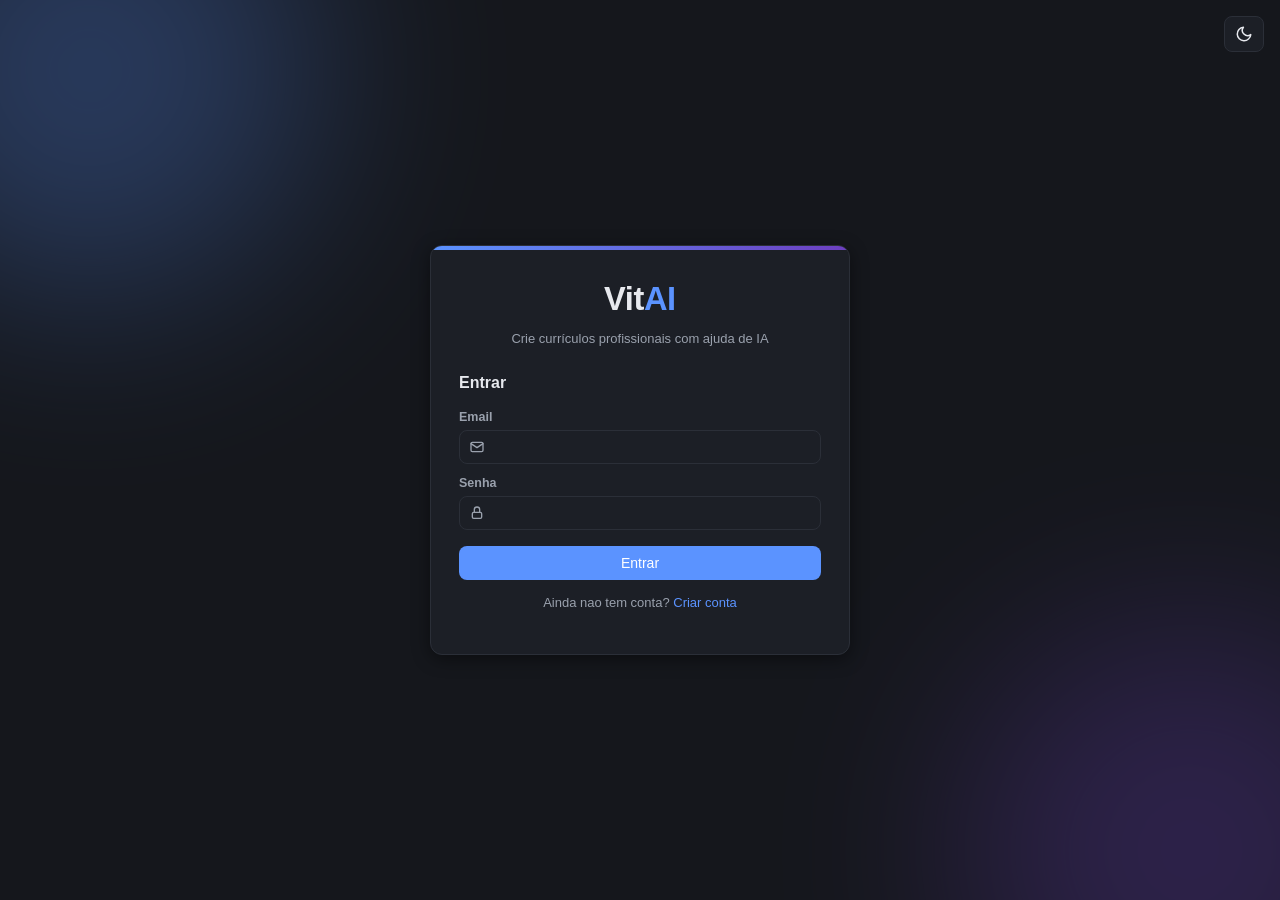
<file: frontend/index.html>
<!DOCTYPE html>
<html lang="pt-BR">
<head>
<meta charset="utf-8">
<meta name="viewport" content="width=device-width, initial-scale=1">
<title>VitAI</title>
<link rel="icon" type="image/svg+xml" href="favicon.svg">
<link rel="stylesheet" href="style.css">
</head>
<body>

<button id="botao-tema" class="botao-secundario botao-tema-flutuante">
  <svg class="icone-tema icone-sol" viewBox="0 0 24 24" fill="none" stroke="currentColor" stroke-width="2" stroke-linecap="round" stroke-linejoin="round"><circle cx="12" cy="12" r="4"></circle><line x1="12" y1="2" x2="12" y2="4"></line><line x1="12" y1="20" x2="12" y2="22"></line><line x1="4.93" y1="4.93" x2="6.34" y2="6.34"></line><line x1="17.66" y1="17.66" x2="19.07" y2="19.07"></line><line x1="2" y1="12" x2="4" y2="12"></line><line x1="20" y1="12" x2="22" y2="12"></line><line x1="4.93" y1="19.07" x2="6.34" y2="17.66"></line><line x1="17.66" y1="6.34" x2="19.07" y2="4.93"></line></svg>
  <svg class="icone-tema icone-lua" viewBox="0 0 24 24" fill="none" stroke="currentColor" stroke-width="2" stroke-linecap="round" stroke-linejoin="round"><path d="M21 12.79A9 9 0 1 1 11.21 3 7 7 0 0 0 21 12.79z"></path></svg>
</button>

<div id="tela-auth" class="tela-auth">
  <div class="cartao-auth">
    <div class="cabecalho-auth">
      <svg class="logo-vitai" viewBox="0 0 113 62" xmlns="http://www.w3.org/2000/svg" role="img" aria-label="VitAI">
        <text x="8" y="49" font-family="-apple-system, 'Segoe UI', Roboto, Helvetica, Arial, sans-serif" font-size="44" font-weight="800" letter-spacing="-0.5"><tspan fill="var(--cor-texto)">Vit</tspan><tspan fill="var(--cor-primaria)">AI</tspan></text>
      </svg>
      <p class="subtitulo-auth">Crie currículos profissionais com ajuda de IA</p>
    </div>

    <div id="auth-erro" class="mensagem-erro" hidden></div>

    <form id="form-login">
      <h2>Entrar</h2>
      <label>Email
        <div class="campo-com-icone">
          <svg class="icone-campo" viewBox="0 0 24 24" fill="none" stroke="currentColor" stroke-width="2" stroke-linecap="round" stroke-linejoin="round"><rect x="3" y="5" width="18" height="14" rx="2"></rect><path d="M3 7l9 6 9-6"></path></svg>
          <input type="email" id="login-email" required autocomplete="username">
        </div>
      </label>
      <label>Senha
        <div class="campo-com-icone">
          <svg class="icone-campo" viewBox="0 0 24 24" fill="none" stroke="currentColor" stroke-width="2" stroke-linecap="round" stroke-linejoin="round"><rect x="5" y="11" width="14" height="9" rx="2"></rect><path d="M8 11V7a4 4 0 0 1 8 0v4"></path></svg>
          <input type="password" id="login-senha" required autocomplete="current-password">
        </div>
      </label>
      <button type="submit">Entrar</button>
      <p class="troca-form">Ainda nao tem conta? <a href="#" id="ir-para-registro">Criar conta</a></p>
    </form>

    <form id="form-registro" hidden>
      <h2>Criar conta</h2>
      <label>Email
        <div class="campo-com-icone">
          <svg class="icone-campo" viewBox="0 0 24 24" fill="none" stroke="currentColor" stroke-width="2" stroke-linecap="round" stroke-linejoin="round"><rect x="3" y="5" width="18" height="14" rx="2"></rect><path d="M3 7l9 6 9-6"></path></svg>
          <input type="email" id="registro-email" required autocomplete="username">
        </div>
      </label>
      <label>Senha (minimo 6 caracteres)
        <div class="campo-com-icone">
          <svg class="icone-campo" viewBox="0 0 24 24" fill="none" stroke="currentColor" stroke-width="2" stroke-linecap="round" stroke-linejoin="round"><rect x="5" y="11" width="14" height="9" rx="2"></rect><path d="M8 11V7a4 4 0 0 1 8 0v4"></path></svg>
          <input type="password" id="registro-senha" required minlength="6" autocomplete="new-password">
        </div>
      </label>
      <button type="submit">Criar conta</button>
      <p class="troca-form">Ja tem conta? <a href="#" id="ir-para-login">Entrar</a></p>
    </form>
  </div>
</div>

<div id="toast" class="toast" hidden></div>

<script src="comum.js"></script>
<script src="login.js"></script>
</body>
</html>
</file>
<file: frontend/style.css>
:root {
  color-scheme: dark;
  --cor-fundo: #15171c;
  --cor-texto: #e7e9ee;
  --cor-texto-suave: #9aa1ad;
  --cor-borda: #2b2f38;
  --cor-primaria: #5b93ff;
  --cor-primaria-escura: #3b6bd6;
  --cor-perigo: #e2685c;
  --cor-sucesso: #33c17a;
  --cor-cartao: #1c1f26;
  --cor-relevo: #23262f;
  --cor-preview-fundo: #0c0d10;
  --raio: 8px;
  font-family: -apple-system, "Segoe UI", Roboto, Helvetica, Arial, sans-serif;
}

:root[data-tema="claro"] {
  color-scheme: light;
  --cor-fundo: #f4f5f7;
  --cor-texto: #1a1d23;
  --cor-texto-suave: #5b6270;
  --cor-borda: #d8dbe1;
  --cor-primaria: #2d6cdf;
  --cor-primaria-escura: #1f4fb0;
  --cor-perigo: #c0392b;
  --cor-sucesso: #1f8a4c;
  --cor-cartao: #ffffff;
  --cor-relevo: #edeff2;
  --cor-preview-fundo: #e7e9ed;
}

* {
  box-sizing: border-box;
}

body {
  margin: 0;
  background: var(--cor-fundo);
  color: var(--cor-texto);
  font-size: 14px;
  line-height: 1.45;
}

h1, h2, h3 {
  margin: 0 0 8px 0;
}

button {
  cursor: pointer;
  font-family: inherit;
  font-size: 14px;
  border-radius: var(--raio);
  border: 1px solid transparent;
  padding: 8px 14px;
  background: var(--cor-primaria);
  color: white;
  transition: background 0.15s ease;
}

button:hover {
  background: var(--cor-primaria-escura);
}

button:disabled {
  opacity: 0.6;
  cursor: not-allowed;
}

button.botao-secundario {
  background: var(--cor-cartao);
  color: var(--cor-texto);
  border: 1px solid var(--cor-borda);
}

button.botao-secundario:hover {
  background: var(--cor-relevo);
}

button.botao-perigo {
  background: var(--cor-cartao);
  color: var(--cor-perigo);
  border: 1px solid #5a332e;
}

button.botao-perigo:hover {
  background: #3a201d;
}

button.botao-ia {
  background: #6d3fc0;
}

button.botao-ia:hover {
  background: #572f9c;
}

button.botao-texto {
  background: none;
  border: none;
  color: var(--cor-primaria);
  padding: 4px 6px;
}

button.botao-texto:hover {
  background: rgba(91, 147, 255, 0.14);
}

input, textarea, select {
  font-family: inherit;
  font-size: 14px;
  padding: 8px 10px;
  border: 1px solid var(--cor-borda);
  border-radius: var(--raio);
  width: 100%;
  background: var(--cor-cartao);
  color: var(--cor-texto);
}

input:focus, textarea:focus, select:focus {
  outline: 2px solid var(--cor-primaria);
  outline-offset: 1px;
}

label {
  display: block;
  font-size: 12.5px;
  font-weight: 600;
  color: var(--cor-texto-suave);
  margin-bottom: 10px;
}

label > input, label > textarea, label > select {
  margin-top: 4px;
  font-weight: normal;
  color: var(--cor-texto);
}

.campo-ajuda {
  font-size: 11px;
  color: var(--cor-texto-suave);
  font-weight: 400;
  margin-top: 3px;
}

.campo-checkbox {
  display: flex;
  align-items: center;
  gap: 7px;
}

.campo-checkbox input[type="checkbox"] {
  width: auto;
  margin: 0;
}

textarea {
  resize: vertical;
}

.mensagem-erro {
  background: #3a201d;
  color: var(--cor-perigo);
  border: 1px solid #5a332e;
  border-radius: var(--raio);
  padding: 8px 10px;
  font-size: 13px;
  margin-bottom: 12px;
}

.mensagem-ok {
  background: #163826;
  color: var(--cor-sucesso);
  border: 1px solid #275c3f;
  border-radius: var(--raio);
  padding: 8px 10px;
  font-size: 13px;
  margin-bottom: 12px;
}

.tela-auth {
  min-height: 100vh;
  display: flex;
  align-items: center;
  justify-content: center;
  padding: 24px;
  position: relative;
  overflow: hidden;
}

.tela-auth::before,
.tela-auth::after {
  content: "";
  position: absolute;
  width: 460px;
  height: 460px;
  border-radius: 50%;
  filter: blur(100px);
  opacity: 0.28;
  pointer-events: none;
  z-index: 0;
}

.tela-auth::before {
  background: var(--cor-primaria);
  top: -160px;
  left: -140px;
}

.tela-auth::after {
  background: #6d3fc0;
  bottom: -180px;
  right: -140px;
}

.cartao-auth {
  background: var(--cor-cartao);
  border: 1px solid var(--cor-borda);
  border-radius: 12px;
  padding: 28px;
  width: 100%;
  max-width: 420px;
  box-shadow: 0 4px 18px rgba(0, 0, 0, 0.45);
  position: relative;
  z-index: 1;
  overflow: hidden;
}

.cartao-auth::before {
  content: "";
  position: absolute;
  top: 0;
  left: 0;
  right: 0;
  height: 4px;
  background: linear-gradient(90deg, var(--cor-primaria), #6d3fc0);
}

.cartao-auth h1 {
  font-size: 19px;
  text-align: center;
  margin-bottom: 20px;
}

.cabecalho-auth {
  text-align: center;
  margin-bottom: 22px;
}

.cabecalho-auth .logo-vitai {
  height: 46px;
  width: auto;
  margin: 0 auto 10px auto;
}

.subtitulo-auth {
  font-size: 13px;
  color: var(--cor-texto-suave);
  margin: 0;
}

.campo-com-icone {
  position: relative;
  margin-top: 4px;
}

.campo-com-icone .icone-campo {
  position: absolute;
  left: 10px;
  top: 50%;
  transform: translateY(-50%);
  width: 16px;
  height: 16px;
  color: var(--cor-texto-suave);
  pointer-events: none;
}

.campo-com-icone input {
  padding-left: 34px;
  margin-top: 0;
}

.cartao-auth h2 {
  font-size: 16px;
  margin-bottom: 14px;
}

.cartao-auth button[type="submit"] {
  width: 100%;
  margin-top: 6px;
}

.troca-form {
  text-align: center;
  font-size: 13px;
  color: var(--cor-texto-suave);
  margin-top: 14px;
}

.troca-form a {
  color: var(--cor-primaria);
  text-decoration: none;
}

.texto-ajuda {
  font-size: 13px;
  color: var(--cor-texto-suave);
  margin-bottom: 16px;
}

.container-criar-curriculo {
  min-height: calc(100vh - 56px);
  display: flex;
  align-items: center;
  justify-content: center;
  padding: 24px;
}

.container-criar-curriculo .cartao-auth {
  max-width: 520px;
}

.topo {
  height: 56px;
  background: var(--cor-cartao);
  border-bottom: 1px solid var(--cor-borda);
  display: flex;
  align-items: center;
  justify-content: space-between;
  padding: 0 20px;
  position: sticky;
  top: 0;
  z-index: 20;
}

.topo-titulo {
  font-weight: 700;
  font-size: 15px;
  display: flex;
  align-items: center;
}

.logo-vitai {
  display: block;
}

.topo-titulo .logo-vitai {
  height: 22px;
  width: auto;
}

.topo-acoes {
  display: flex;
  align-items: center;
  gap: 10px;
}

.botao-tema-flutuante {
  position: fixed;
  top: 16px;
  right: 16px;
  z-index: 30;
}

#botao-tema {
  display: inline-flex;
  align-items: center;
  justify-content: center;
  padding: 8px 10px;
}

.icone-tema {
  width: 18px;
  height: 18px;
  display: none;
}

.icone-lua {
  display: block;
}

:root[data-tema="claro"] .icone-sol {
  display: block;
}

:root[data-tema="claro"] .icone-lua {
  display: none;
}

.topo-email {
  font-size: 13px;
  color: var(--cor-texto-suave);
  margin-right: 6px;
}

.builder {
  display: grid;
  grid-template-columns: minmax(360px, 480px) 1fr;
  gap: 0;
  align-items: start;
  min-height: calc(100vh - 56px);
}

.coluna-editor {
  padding: 20px;
  overflow-y: auto;
  max-height: calc(100vh - 56px);
}

.coluna-preview {
  position: sticky;
  top: 56px;
  height: calc(100vh - 56px);
  background: var(--cor-preview-fundo);
  display: flex;
  flex-direction: column;
  align-items: center;
  padding: 20px;
  overflow-y: auto;
}

.preview-cabecalho {
  width: 100%;
  max-width: 720px;
  display: flex;
  justify-content: space-between;
  align-items: baseline;
  margin-bottom: 10px;
  font-size: 13px;
  font-weight: 700;
  color: var(--cor-texto-suave);
}

.preview-info {
  font-weight: 400;
  font-size: 12px;
}

.pagina-preview {
  background: white;
  width: 100%;
  max-width: 720px;
  min-height: 960px;
  flex-shrink: 0;
  box-shadow: 0 4px 20px rgba(20, 24, 33, 0.12);
  padding: 48px 44px;
  font-family: Helvetica, Arial, sans-serif;
  color: #1a1a1a;
}

.pagina-preview h1.prev-nome {
  font-size: 26px;
  margin: 0 0 6px 0;
}

.pagina-preview p.prev-contato {
  font-size: 12.5px;
  margin: 2px 0;
  color: #1a1a1a;
}

.pagina-preview p.prev-contato a {
  color: #1a1a1a;
}

.pagina-preview hr {
  border: none;
  border-top: 1px solid #333;
  margin: 12px 0 14px 0;
}

.pagina-preview h2 {
  font-size: 14px;
  border-bottom: 1px solid #333;
  padding-bottom: 3px;
  margin-top: 20px;
  margin-bottom: 8px;
  letter-spacing: 0.3px;
}

.pagina-preview .prev-item-titulo {
  font-weight: bold;
  margin: 0;
  font-size: 13.5px;
}

.pagina-preview .prev-item-subtitulo {
  font-style: italic;
  font-size: 12px;
  color: #333;
  margin: 0 0 6px 0;
}

.pagina-preview ul {
  margin-top: 2px;
  margin-bottom: 10px;
  padding-left: 18px;
  font-size: 13px;
}

.pagina-preview li {
  margin-bottom: 3px;
}

.pagina-preview p.prev-paragrafo {
  margin: 2px 0 8px 0;
  font-size: 13px;
  white-space: pre-wrap;
}

.pagina-preview p.prev-habilidade-linha {
  margin: 0 0 4px 0;
  font-size: 13px;
}

.preview-vazio {
  color: var(--cor-texto-suave);
  font-size: 13px;
  font-style: italic;
}

.secao {
  background: var(--cor-cartao);
  border: 1px solid var(--cor-borda);
  border-radius: var(--raio);
  margin-bottom: 14px;
  overflow: hidden;
}

.secao-cabecalho {
  display: flex;
  align-items: center;
  justify-content: space-between;
  padding: 12px 16px;
  cursor: pointer;
  user-select: none;
}

.secao-cabecalho:hover {
  background: var(--cor-relevo);
}

.secao-titulo {
  font-weight: 700;
  font-size: 14px;
  display: flex;
  align-items: center;
  gap: 8px;
}

.secao-contagem {
  background: var(--cor-relevo);
  color: var(--cor-texto-suave);
  border-radius: 999px;
  font-size: 11.5px;
  padding: 1px 8px;
  font-weight: 600;
}

.secao-seta {
  font-size: 12px;
  color: var(--cor-texto-suave);
  transition: transform 0.15s ease;
}

.secao.aberta .secao-seta {
  transform: rotate(90deg);
}

.secao-corpo {
  padding: 0 16px 16px 16px;
  border-top: 1px solid var(--cor-borda);
}

.secao:not(.aberta) .secao-corpo {
  display: none;
}

.secao-corpo {
  padding-top: 14px;
}

.linha-acoes {
  display: flex;
  gap: 8px;
  align-items: center;
  margin-top: 8px;
}

.item-lista {
  border: 1px solid var(--cor-borda);
  border-radius: var(--raio);
  padding: 12px;
  margin-bottom: 10px;
  background: var(--cor-relevo);
}

.item-lista-topo {
  display: flex;
  justify-content: space-between;
  align-items: flex-start;
  gap: 8px;
  margin-bottom: 6px;
}

.item-lista-resumo {
  font-size: 13px;
}

.item-lista-resumo strong {
  display: block;
  font-size: 13.5px;
}

.item-lista-resumo span {
  color: var(--cor-texto-suave);
  font-size: 12px;
}

.item-lista-acoes {
  display: flex;
  gap: 4px;
  flex-shrink: 0;
}

.item-lista-form {
  margin-top: 10px;
  padding-top: 10px;
  border-top: 1px dashed var(--cor-borda);
}

.linha-dupla {
  display: grid;
  grid-template-columns: 1fr 1fr;
  gap: 10px;
}

.form-novo-item {
  border-top: 1px dashed var(--cor-borda);
  padding-top: 14px;
  margin-top: 4px;
}

.form-novo-item summary,
.chip-categoria {
  font-size: 12px;
}

.chip-categoria {
  display: inline-block;
  background: #1c2a40;
  color: var(--cor-primaria);
  border-radius: 999px;
  padding: 1px 8px;
  margin-left: 6px;
}

.chip-sem-categoria {
  display: inline-block;
  background: #3a2a10;
  color: #e0a545;
  border-radius: 999px;
  padding: 1px 8px;
  margin-left: 6px;
}

.sugestao-ia {
  background: #f4f0fb;
  border: 1px solid #d9caf0;
  border-radius: var(--raio);
  padding: 10px;
  margin-top: 8px;
  font-size: 13px;
}

.sugestao-ia-texto {
  white-space: pre-wrap;
  margin-bottom: 8px;
}

.sugestao-ia-acoes {
  display: flex;
  gap: 8px;
}

.lista-sugestoes-categoria {
  margin-top: 8px;
  display: flex;
  flex-direction: column;
  gap: 6px;
}

.sugestao-categoria-linha {
  display: flex;
  align-items: center;
  justify-content: space-between;
  background: #241f33;
  border: 1px solid #4a3d6b;
  border-radius: var(--raio);
  padding: 6px 10px;
  font-size: 13px;
}

.toast {
  position: fixed;
  bottom: 20px;
  left: 50%;
  transform: translateX(-50%);
  background: #2a2d35;
  color: white;
  padding: 10px 18px;
  border-radius: 999px;
  font-size: 13px;
  z-index: 100;
  box-shadow: 0 4px 14px rgba(0,0,0,0.25);
}

.toast.erro {
  background: var(--cor-perigo);
}

@media (max-width: 900px) {
  .builder {
    grid-template-columns: 1fr;
  }
  .coluna-editor, .coluna-preview {
    max-height: none;
    position: static;
  }
  .coluna-preview {
    height: auto;
  }
}
</file>
